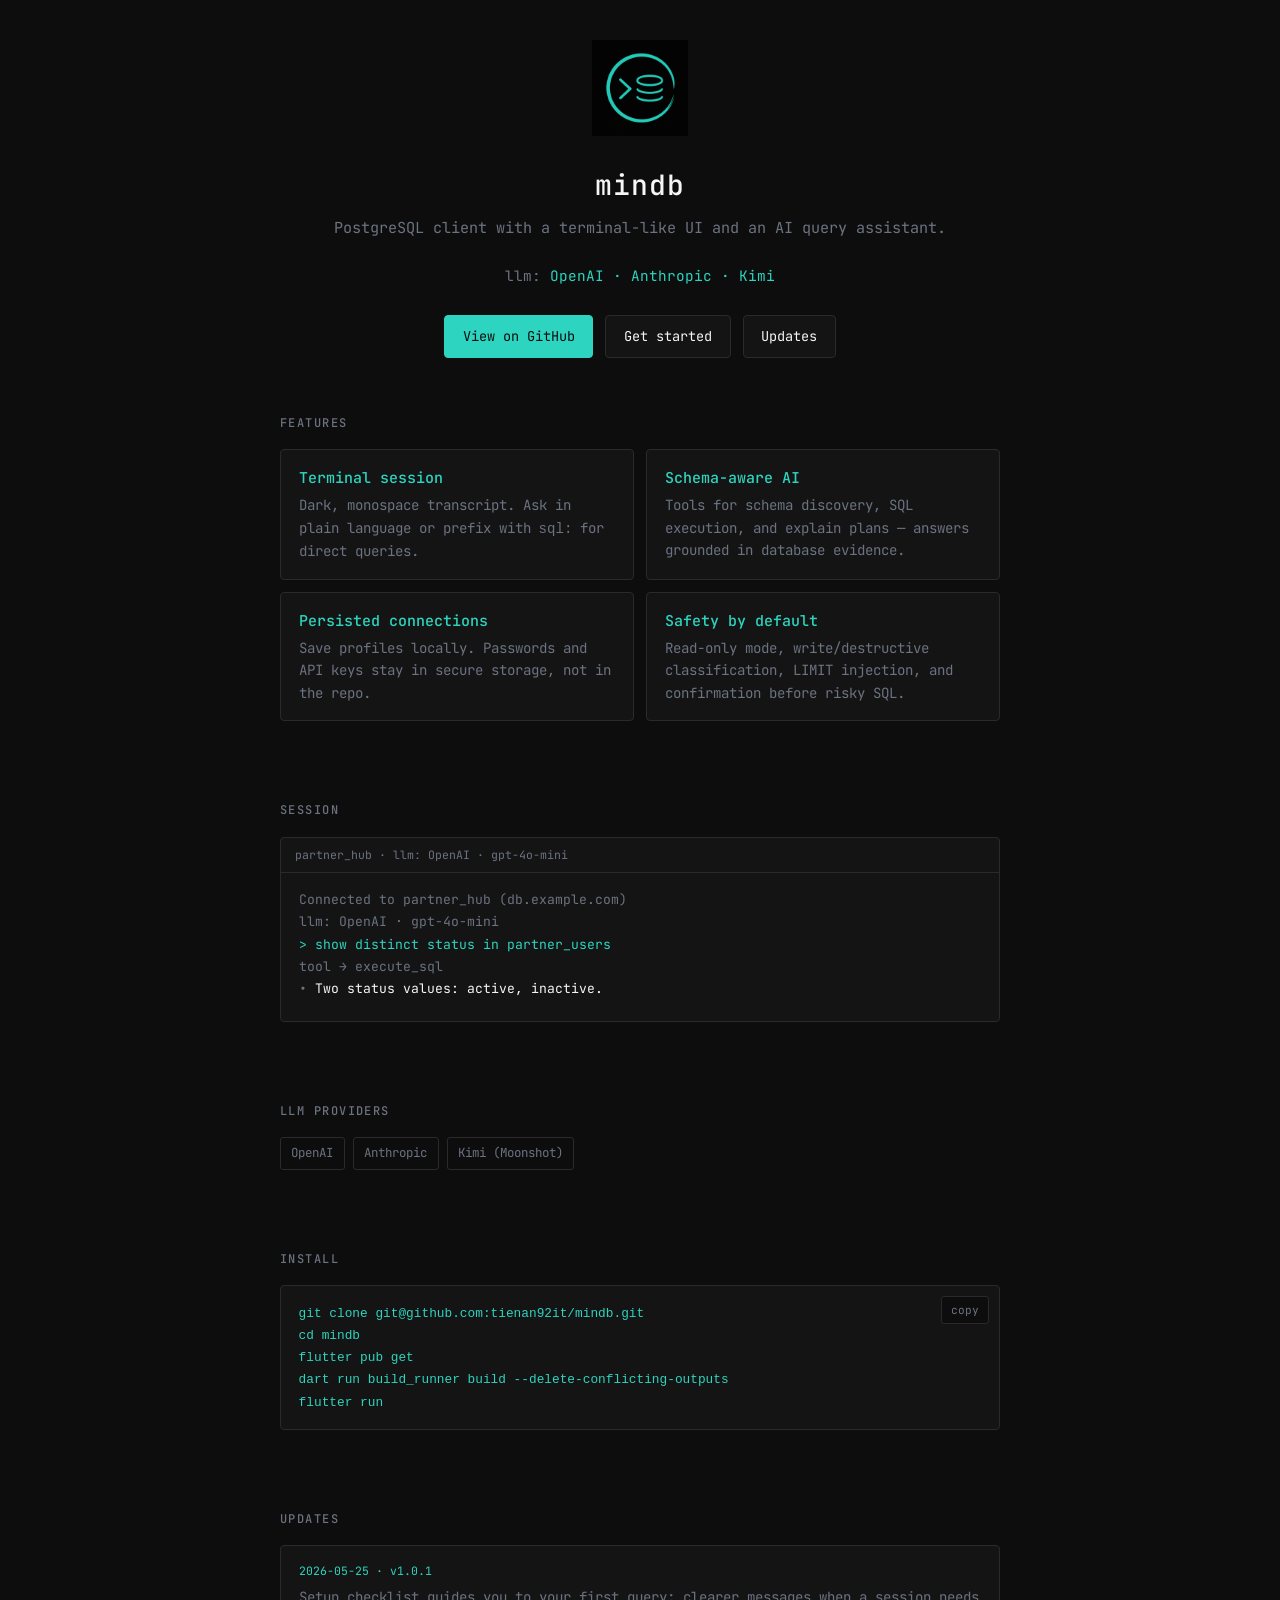
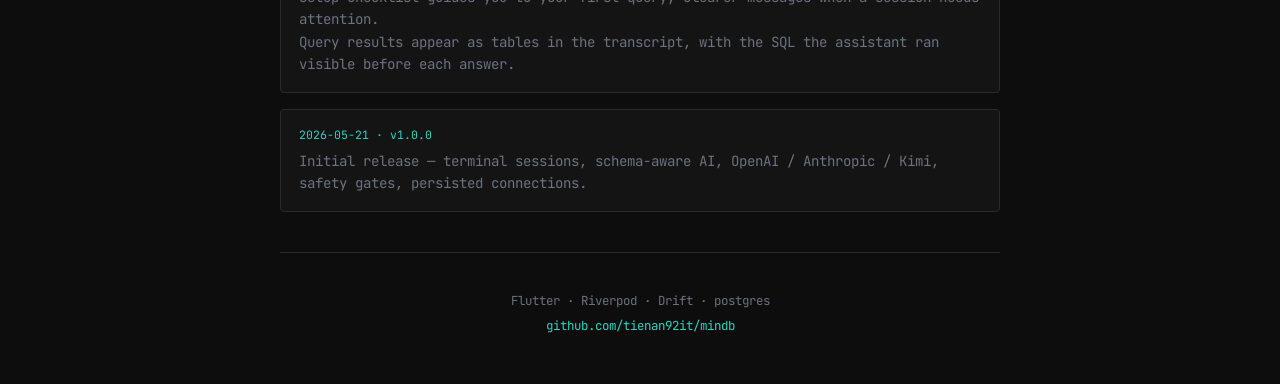
<file: docs/index.html>
<!DOCTYPE html>
<html lang="en">
<head>
  <meta charset="UTF-8">
  <meta name="viewport" content="width=device-width, initial-scale=1.0">
  <meta name="description" content="mindb — AI-powered PostgreSQL client with a terminal-like UI.">
  <meta name="theme-color" content="#2DD4BF">
  <title>mindb — PostgreSQL, terminal calm</title>
  <link rel="icon" type="image/png" href="assets/mindb-logo-square.png">
  <link rel="preconnect" href="https://fonts.googleapis.com">
  <link rel="preconnect" href="https://fonts.gstatic.com" crossorigin>
  <link href="https://fonts.googleapis.com/css2?family=JetBrains+Mono:wght@400;500&display=swap" rel="stylesheet">
  <link rel="stylesheet" href="styles.css">
</head>
<body>
  <header class="site-header wrap">
    <img class="logo" src="assets/mindb-logo-square.png" width="96" height="96" alt="mindb logo">
    <h1>mindb</h1>
    <p class="tagline">PostgreSQL client with a terminal-like UI and an AI query assistant.</p>
    <p class="prompt"><span>llm:</span> OpenAI · Anthropic · Kimi</p>
    <div class="hero-actions">
      <a class="btn btn-primary" href="https://github.com/tienan92it/mindb">View on GitHub</a>
      <a class="btn" href="#install">Get started</a>
      <a class="btn" href="#changelog">Updates</a>
    </div>
  </header>

  <main>
    <section class="wrap" aria-labelledby="features-heading">
      <h2 id="features-heading">Features</h2>
      <div class="features">
        <article class="feature">
          <strong>Terminal session</strong>
          <p>Dark, monospace transcript. Ask in plain language or prefix with <code>sql:</code> for direct queries.</p>
        </article>
        <article class="feature">
          <strong>Schema-aware AI</strong>
          <p>Tools for schema discovery, SQL execution, and explain plans — answers grounded in database evidence.</p>
        </article>
        <article class="feature">
          <strong>Persisted connections</strong>
          <p>Save profiles locally. Passwords and API keys stay in secure storage, not in the repo.</p>
        </article>
        <article class="feature">
          <strong>Safety by default</strong>
          <p>Read-only mode, write/destructive classification, LIMIT injection, and confirmation before risky SQL.</p>
        </article>
      </div>
    </section>

    <section class="wrap" aria-labelledby="demo-heading">
      <h2 id="demo-heading">Session</h2>
      <div class="terminal" role="img" aria-label="Example mindb session transcript">
        <div class="terminal-bar">partner_hub · llm: OpenAI · gpt-4o-mini</div>
        <div class="terminal-body">
          <div class="line-system">Connected to partner_hub (db.example.com)</div>
          <div class="line-system">llm: OpenAI · gpt-4o-mini</div>
          <div class="line-user">&gt; show distinct status in partner_users</div>
          <div class="line-system">tool → execute_sql</div>
          <div class="line-assist">Two status values: active, inactive.</div>
        </div>
      </div>
    </section>

    <section class="wrap" aria-labelledby="providers-heading">
      <h2 id="providers-heading">LLM providers</h2>
      <div class="providers">
        <span class="chip">OpenAI</span>
        <span class="chip">Anthropic</span>
        <span class="chip">Kimi (Moonshot)</span>
      </div>
    </section>

    <section class="wrap" id="install" aria-labelledby="install-heading">
      <h2 id="install-heading">Install</h2>
      <div class="install">
        <button class="copy" type="button" data-copy="install-cmd" aria-label="Copy install commands">copy</button>
        <pre id="install-cmd"><code>git clone git@github.com:tienan92it/mindb.git
cd mindb
flutter pub get
dart run build_runner build --delete-conflicting-outputs
flutter run</code></pre>
      </div>
    </section>

    <section class="wrap" id="changelog" aria-labelledby="changelog-heading">
      <h2 id="changelog-heading">Updates</h2>
      <div class="changelog">
        <article class="changelog-entry">
          <time datetime="2026-05-25">2026-05-25 · v1.0.1</time>
          <p>Setup checklist guides you to your first query; clearer messages when a session needs attention.</p>
          <p>Query results appear as tables in the transcript, with the SQL the assistant ran visible before each answer.</p>
        </article>
        <article class="changelog-entry">
          <time datetime="2026-05-21">2026-05-21 · v1.0.0</time>
          <p>Initial release — terminal sessions, schema-aware AI, OpenAI / Anthropic / Kimi, safety gates, persisted connections.</p>
        </article>
      </div>
    </section>
  </main>

  <footer class="site-footer wrap">
    <p>Flutter · Riverpod · Drift · postgres</p>
    <p><a href="https://github.com/tienan92it/mindb">github.com/tienan92it/mindb</a></p>
  </footer>

  <script>
    document.querySelectorAll('[data-copy]').forEach((button) => {
      button.addEventListener('click', async () => {
        const id = button.getAttribute('data-copy');
        const text = document.getElementById(id)?.textContent ?? '';
        try {
          await navigator.clipboard.writeText(text.trim());
          const label = button.textContent;
          button.textContent = 'copied';
          setTimeout(() => { button.textContent = label; }, 1200);
        } catch (_) {
          button.textContent = 'failed';
        }
      });
    });
  </script>
</body>
</html>
</file>
<file: docs/styles.css>
:root {
  --bg: #0d0d0d;
  --surface: #141414;
  --border: #2a2a2a;
  --text: #f5f5f5;
  --muted: #6b7280;
  --accent: #2dd4bf;
  --accent-dim: rgba(45, 212, 191, 0.12);
  --max: 720px;
  --mono: "JetBrains Mono", ui-monospace, SFMono-Regular, Menlo, monospace;
}

*,
*::before,
*::after {
  box-sizing: border-box;
}

html {
  scroll-behavior: smooth;
}

body {
  margin: 0;
  min-height: 100vh;
  font-family: var(--mono);
  font-size: 15px;
  line-height: 1.6;
  color: var(--text);
  background: var(--bg);
  -webkit-font-smoothing: antialiased;
}

a {
  color: var(--accent);
  text-decoration: none;
}

a:hover {
  text-decoration: underline;
}

.wrap {
  width: min(100% - 2rem, var(--max));
  margin-inline: auto;
}

.site-header {
  padding: 2.5rem 0 1rem;
  text-align: center;
}

.logo {
  width: 96px;
  height: 96px;
  margin-bottom: 1.25rem;
}

.site-header h1 {
  margin: 0 0 0.5rem;
  font-size: 1.75rem;
  font-weight: 500;
  letter-spacing: 0.04em;
}

.tagline {
  margin: 0;
  color: var(--muted);
  font-size: 0.95rem;
}

.prompt {
  margin-top: 1.5rem;
  color: var(--accent);
  font-size: 0.9rem;
}

.prompt span {
  color: var(--muted);
}

.hero-actions {
  display: flex;
  flex-wrap: wrap;
  gap: 0.75rem;
  justify-content: center;
  margin-top: 1.75rem;
}

.btn {
  display: inline-flex;
  align-items: center;
  gap: 0.4rem;
  padding: 0.6rem 1.1rem;
  border: 1px solid var(--border);
  border-radius: 4px;
  font-family: inherit;
  font-size: 0.85rem;
  color: var(--text);
  background: var(--surface);
  transition: border-color 0.15s, background 0.15s;
}

.btn:hover {
  text-decoration: none;
  border-color: var(--accent);
}

.btn-primary {
  color: var(--bg);
  background: var(--accent);
  border-color: var(--accent);
}

.btn-primary:hover {
  background: #25b8a5;
  border-color: #25b8a5;
}

section {
  padding: 2.5rem 0;
}

section h2 {
  margin: 0 0 1rem;
  font-size: 0.75rem;
  font-weight: 500;
  letter-spacing: 0.12em;
  text-transform: uppercase;
  color: var(--muted);
}

.features {
  display: grid;
  gap: 0.75rem;
}

.feature {
  padding: 1rem 1.1rem;
  border: 1px solid var(--border);
  border-radius: 4px;
  background: var(--surface);
}

.feature strong {
  display: block;
  margin-bottom: 0.25rem;
  color: var(--accent);
  font-weight: 500;
}

.feature p {
  margin: 0;
  color: var(--muted);
  font-size: 0.88rem;
}

.terminal {
  border: 1px solid var(--border);
  border-radius: 4px;
  overflow: hidden;
  background: var(--surface);
}

.terminal-bar {
  padding: 0.5rem 0.85rem;
  border-bottom: 1px solid var(--border);
  font-size: 0.72rem;
  color: var(--muted);
}

.terminal-body {
  padding: 1rem 1.1rem 1.25rem;
  font-size: 0.82rem;
  line-height: 1.7;
}

.line-user {
  color: var(--accent);
}

.line-system {
  color: var(--muted);
}

.line-assist {
  color: var(--text);
}

.line-assist::before {
  content: "• ";
  color: var(--muted);
}

.install {
  position: relative;
  border: 1px solid var(--border);
  border-radius: 4px;
  background: var(--surface);
}

.install pre {
  margin: 0;
  padding: 1rem 3.5rem 1rem 1.1rem;
  overflow-x: auto;
  font-family: inherit;
  font-size: 0.8rem;
  line-height: 1.65;
  color: var(--text);
}

.install code {
  color: var(--accent);
}

.copy {
  position: absolute;
  top: 0.65rem;
  right: 0.65rem;
  padding: 0.35rem 0.55rem;
  border: 1px solid var(--border);
  border-radius: 3px;
  font-family: inherit;
  font-size: 0.7rem;
  color: var(--muted);
  background: var(--bg);
  cursor: pointer;
}

.copy:hover {
  color: var(--accent);
  border-color: var(--accent);
}

.providers {
  display: flex;
  flex-wrap: wrap;
  gap: 0.5rem;
}

.chip {
  padding: 0.35rem 0.65rem;
  border: 1px solid var(--border);
  border-radius: 3px;
  font-size: 0.78rem;
  color: var(--muted);
}

.changelog {
  display: grid;
  gap: 1rem;
}

.changelog-entry {
  padding: 1rem 1.1rem;
  border: 1px solid var(--border);
  border-radius: 4px;
  background: var(--surface);
}

.changelog-entry time {
  display: block;
  margin-bottom: 0.35rem;
  font-size: 0.72rem;
  color: var(--accent);
}

.changelog-entry p {
  margin: 0;
  font-size: 0.88rem;
  color: var(--muted);
}

.changelog-entry a {
  color: var(--accent);
}

.site-footer {
  padding: 2rem 0 3rem;
  border-top: 1px solid var(--border);
  text-align: center;
  font-size: 0.78rem;
  color: var(--muted);
}

.site-footer p {
  margin: 0.35rem 0;
}

@media (min-width: 640px) {
  .features {
    grid-template-columns: 1fr 1fr;
  }
}
</file>
